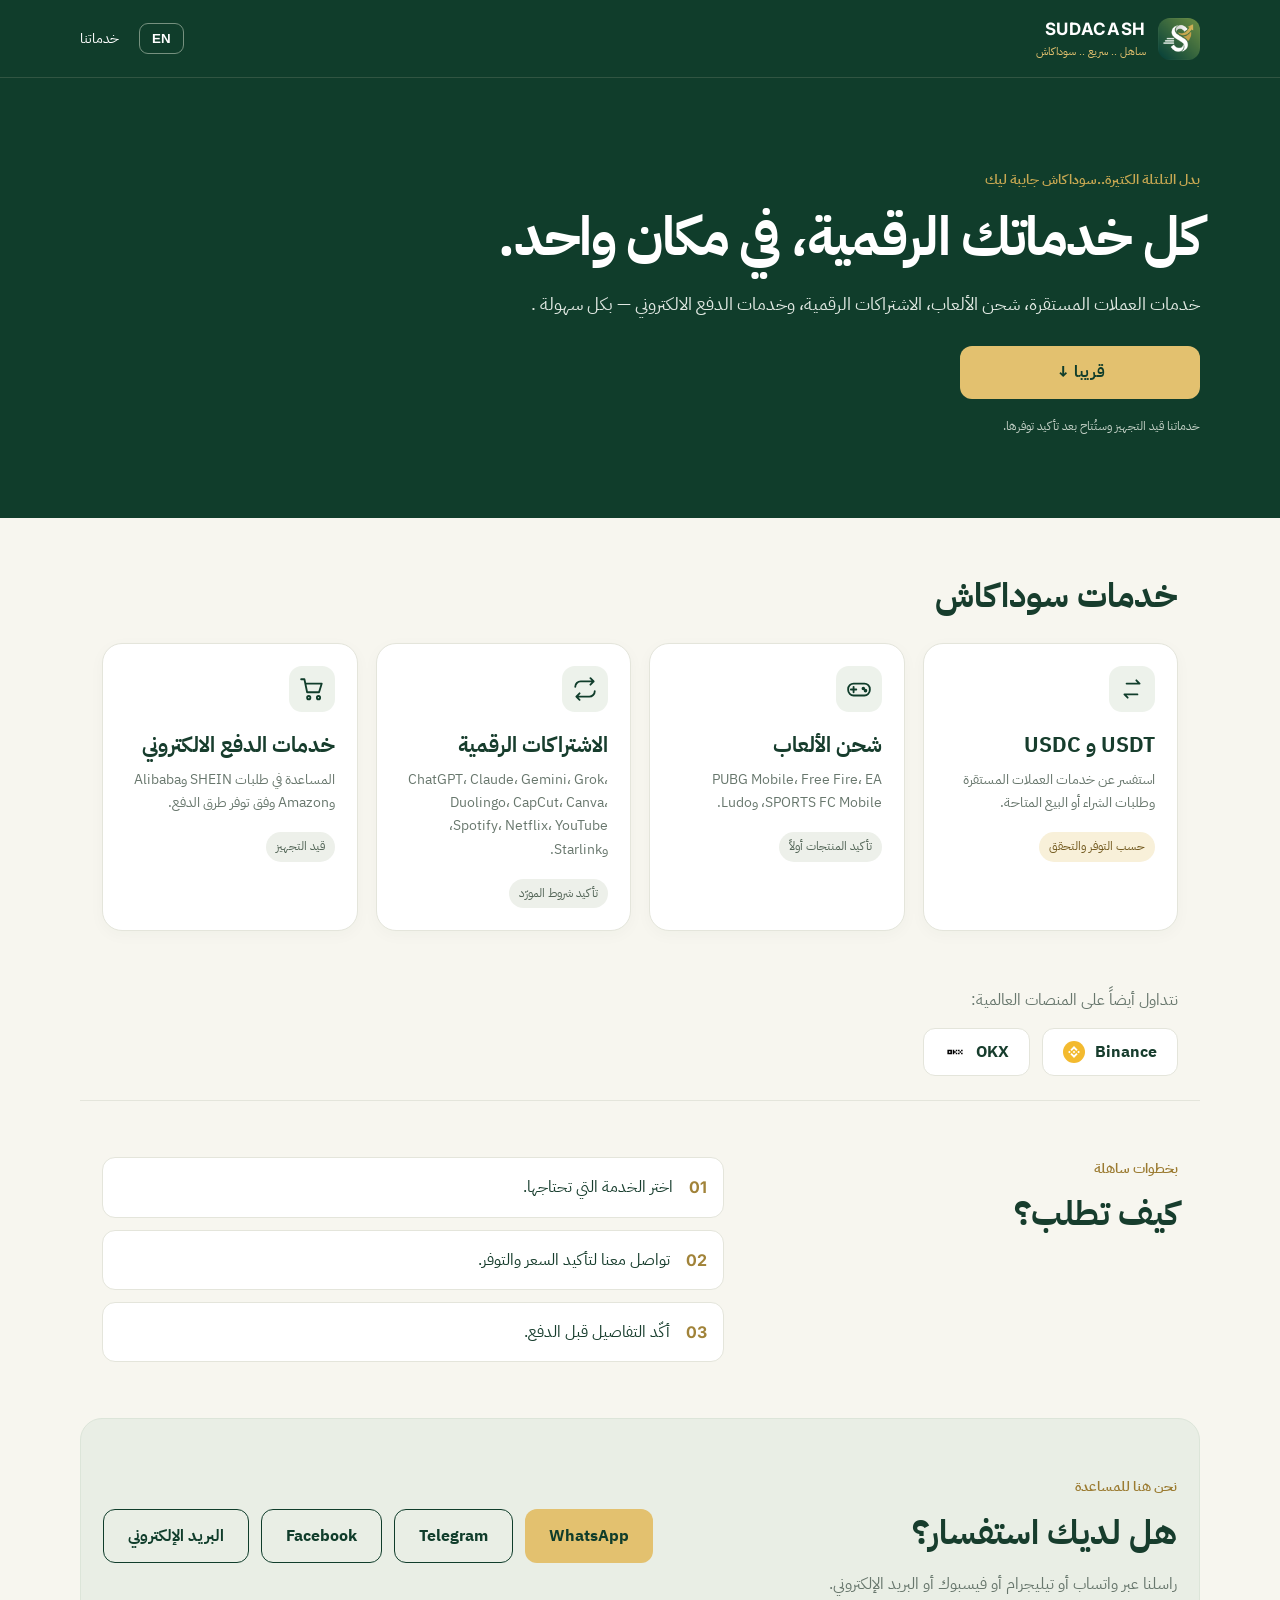
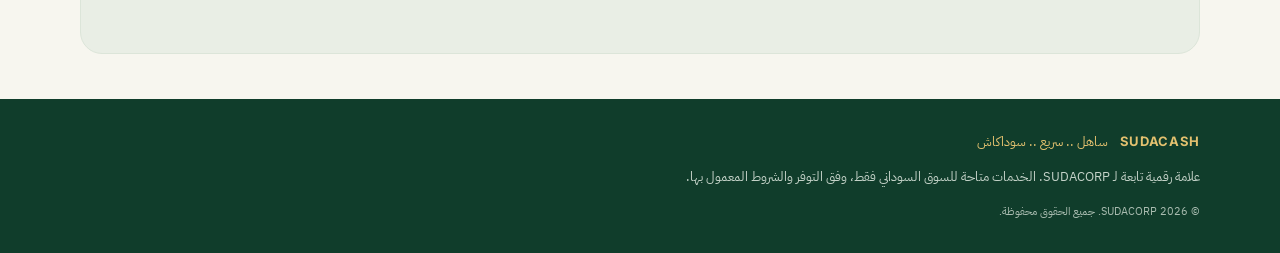
<file: index.html>
<!doctype html>
<html lang="ar" dir="rtl">
<head>
  <meta charset="utf-8">
  <meta name="viewport" content="width=device-width, initial-scale=1">
  <meta name="theme-color" content="#103d2b">
  <meta name="description" content="سوداكاش — خدمات رقمية في مكان واحد. شحن الألعاب، الاشتراكات، وخدمات الدفع الالكتروني USDT وUSDC.">
  <title>SUDACASH | ساهل .. سريع .. سوداكاش</title>
  <link rel="icon" href="/favicon.ico" sizes="48x48">
  <link rel="icon" type="image/png" href="/favicon-192.png" sizes="192x192">
  <link rel="apple-touch-icon" href="/favicon-192.png">
  <link rel="stylesheet" href="style.css">
  <style>
    /* Additions kept here so only index.html needs editing */
    .brand-logo{width:42px;height:42px;border-radius:12px;display:block}
    .service-icon svg{width:26px;height:26px;fill:none;stroke:currentColor;stroke-width:1.7;stroke-linecap:round;stroke-linejoin:round}
    .venues-block{padding-top:0;padding-bottom:24px}
    .venues-block p{margin:0 0 14px;color:var(--muted)}
    .venue-row{display:flex;flex-wrap:wrap;gap:12px}
    .venue{display:inline-flex;align-items:center;gap:10px;padding:10px 20px;background:var(--white);border:1px solid var(--line);border-radius:12px;font-weight:700;direction:ltr}
    .venue img{height:22px;width:auto}
    .contact-btns{display:flex;flex-wrap:wrap;gap:12px}
    .contact .contact-btns .button{margin-top:0;min-width:0}
    @media(max-width:600px){.contact-btns{flex-direction:column;margin-top:20px}}
  </style>
</head>
<body>
  <header class="site-header">
    <a class="brand" href="#" aria-label="SUDACASH home">
      <img class="brand-logo" src="logo.png" alt="SUDACASH logo" width="42" height="42">
      <span><strong>SUDACASH</strong><small data-ar="ساهل .. سريع .. سوداكاش" data-en="Easy. Fast. Sudacash.">ساهل .. سريع .. سوداكاش</small></span>
    </a>
    <div class="header-actions">
      <button id="language-toggle" class="language-toggle" type="button" aria-label="Switch language">EN</button>
      <a class="text-link" href="#services" data-ar="خدماتنا" data-en="Services">خدماتنا</a>
    </div>
  </header>

  <main>
    <section class="hero">
      <p class="eyebrow" data-ar="بدل التلتلة الكتيرة..سوداكاش جايبة ليك" data-en="Less hassle..">بدل التلتلة الكتيرة..سوداكاش جايبة ليك</p>
      <h1 data-ar="كل خدماتك الرقمية، في مكان واحد." data-en="All your digital world, made easier.">كل خدماتك الرقمية، في مكان واحد.</h1>
      <p class="hero-copy" data-ar="خدمات العملات المستقرة، شحن الألعاب، الاشتراكات الرقمية، وخدمات الدفع الالكتروني — بكل سهولة ." data-en="Stablecoin services, game top-ups, digital subscriptions, and shopping payments — in one place.">خدمات العملات المستقرة، شحن الألعاب، الاشتراكات الرقمية، وخدمات الدفع — بسهولة ووضوح.</p>
      <a class="button button-gold" href="#services" data-ar="قريبا ↓" data-en="Coming soon ↓">قريبا ↓</a>
      <p class="note" data-ar="خدماتنا قيد التجهيز وستُتاح بعد تأكيد توفرها." data-en="Our services are being prepared and will appear when availability is confirmed.">خدماتنا قيد التجهيز وستُتاح بعد تأكيد توفرها.</p>
    </section>

    <section class="services section-wrap" id="services">
      <div class="section-heading">
       <!-- <p class="eyebrow" data-ar="ماذا تحتاج اليوم؟" data-en="What do you need today?">ماذا تحتاج اليوم؟</p>-->
        <h2 data-ar="خدمات سوداكاش" data-en="SUDACASH service">خدمات سوداكاش</h2>
      </div>
      <div class="service-grid">
        <article class="service-card">
          <span class="service-icon"><svg viewBox="0 0 24 24" aria-hidden="true"><path d="M7 7h12l-3-3M17 17H5l3 3"/></svg></span>
          <h3 data-ar="USDT و USDC" data-en="USDT & USDC">USDT و USDC</h3>
          <p data-ar="استفسر عن خدمات العملات المستقرة وطلبات الشراء أو البيع المتاحة." data-en="Ask about available stablecoin services and buy or sell requests.">استفسر عن خدمات العملات المستقرة وطلبات الشراء أو البيع المتاحة.</p>
          <span class="status status-review" data-ar="حسب التوفر والتحقق" data-en="Subject to availability and checks">حسب التوفر والتحقق</span>
        </article>
        <article class="service-card">
          <span class="service-icon"><svg viewBox="0 0 24 24" aria-hidden="true"><rect x="2" y="7" width="20" height="11" rx="5"/><path d="M7 10v5M4.5 12.5h5"/><circle cx="16" cy="11.5" r=".8"/><circle cx="18" cy="13.5" r=".8"/></svg></span>
          <h3 data-ar="شحن الألعاب" data-en="Game top-ups">شحن الألعاب</h3>
          <p data-ar="PUBG Mobile، Free Fire، EA SPORTS FC Mobile، وLudo." data-en="PUBG Mobile, Free Fire, EA SPORTS FC Mobile, and Ludo.">PUBG Mobile، Free Fire، EA SPORTS FC Mobile، وLudo.</p>
          <span class="status status-soon" data-ar="تأكيد المنتجات أولاً" data-en="Products being verified">تأكيد المنتجات أولاً</span>
        </article>
        <article class="service-card">
          <span class="service-icon"><svg viewBox="0 0 24 24" aria-hidden="true"><path d="M17 2l3 3-3 3M20 5H8a5 5 0 0 0-5 5M7 22l-3-3 3-3M4 19h12a5 5 0 0 0 5-5"/></svg></span>
          <h3 data-ar="الاشتراكات الرقمية" data-en="Digital subscriptions">الاشتراكات الرقمية</h3>
          <p data-ar="ChatGPT، Claude، Gemini، Grok، Duolingo، CapCut، Canva، Spotify، Netflix، YouTube، وStarlink." data-en="ChatGPT, Claude, Gemini, Grok, Duolingo, CapCut, Canva, Spotify, Netflix, YouTube, and Starlink.">ChatGPT، Claude، Gemini، Grok، Duolingo، CapCut، Canva، Spotify، Netflix، YouTube، وStarlink.</p>
          <span class="status status-soon" data-ar="تأكيد شروط المورّد" data-en="Provider terms being checked">تأكيد شروط المورّد</span>
        </article>
        <article class="service-card">
          <span class="service-icon"><svg viewBox="0 0 24 24" aria-hidden="true"><circle cx="9" cy="20" r="1.5"/><circle cx="18" cy="20" r="1.5"/><path d="M2 3h3l2.5 12h11L21 7H6"/></svg></span>
          <h3 data-ar="خدمات الدفع الالكتروني" data-en="Shopping payments">خدمات الدفع الالكتروني</h3>
          <p data-ar="المساعدة في طلبات SHEIN وAlibaba وAmazon وفق توفر طرق الدفع." data-en="Help with SHEIN, Alibaba, and Amazon orders where payment routes are available.">المساعدة في طلبات SHEIN وAlibaba وAmazon وفق توفر طرق الدفع.</p>
          <span class="status status-soon" data-ar="قيد التجهيز" data-en="Coming soon">قيد التجهيز</span>
        </article>
      </div>
    </section>

    <section class="venues-block section-wrap">
      <p data-ar="نتداول أيضاً على المنصات العالمية:" data-en="We also buy and sell on:">نتداول أيضاً على المنصات العالمية:</p>
      <div class="venue-row">
        <!-- BINANCE LOGO: Binance is a registered trademark. Download the official logo from Binance's brand guidelines,
             save it as binance.svg next to index.html, then put this inside the span below, before the word Binance:-->
              
        <span class="venue"><img src="binance.svg" alt="" height="25">Binance</span>
        <!-- OKX LOGO: same steps. Save okx.svg next to index.html, then put this inside the span below, before the word OKX:-->
              
        <span class="venue"><img src="OKX.svg" alt="" height="25">OKX</span>
      </div>
    </section>

    <section class="how section-wrap">
      <div>
        <p class="eyebrow" data-ar="بخطوات ساهلة" data-en="Easy process">بخطوات بسيطة</p>
        <h2 data-ar="كيف تطلب؟" data-en="How does it work?">كيف تطلب؟</h2>
      </div>
      <div class="steps">
        <div class="step"><b>01</b><span data-ar="اختر الخدمة التي تحتاجها." data-en="Choose the service you need.">اختر الخدمة التي تحتاجها.</span></div>
        <div class="step"><b>02</b><span data-ar="تواصل معنا لتأكيد السعر والتوفر." data-en="Contact us to confirm price and availability.">تواصل معنا لتأكيد السعر والتوفر.</span></div>
        <div class="step"><b>03</b><span data-ar="أكّد التفاصيل قبل الدفع." data-en="Confirm the details before paying.">أكّد التفاصيل قبل الدفع.</span></div>
      </div>
    </section>

    <section class="contact section-wrap">
      <div>
        <p class="eyebrow" data-ar="نحن هنا للمساعدة" data-en="We're here to help">نحن هنا للمساعدة</p>
        <h2 data-ar="هل لديك استفسار؟" data-en="Have a question?">هل لديك استفسار؟</h2>
        <p data-ar="راسلنا عبر واتساب أو تيليجرام أو فيسبوك أو البريد الإلكتروني." data-en="Message us on WhatsApp, Telegram, Facebook, or by email.">راسلنا عبر واتساب أو تيليجرام أو فيسبوك أو البريد الإلكتروني.</p>
      </div>
      <div class="contact-btns">
        <!-- Contact us -->
        <a class="button button-gold" href="https://wa.me/249920263558" target="_blank" rel="noopener">WhatsApp</a>
        <a class="button button-outline" href="https://t.me/Suda_Cash" target="_blank" rel="noopener">Telegram</a>
        <a class="button button-outline" href="https://facebook.com/sudac2sh" target="_blank" rel="noopener">Facebook</a>
        <a class="button button-outline" href="mailto:info@sudacorp.com" data-ar="البريد الإلكتروني" data-en="Email">البريد الإلكتروني</a>
      </div>
    </section>
  </main>

  <footer class="footer">
    <div class="footer-brand"><strong>SUDACASH</strong><span data-ar="ساهل .. سريع .. سوداكاش" data-en="Easy. Fast. Sudacash.">ساهل .. سريع .. سوداكاش</span></div>
    <p data-ar="علامة رقمية تابعة لـ SUDACORP. الخدمات متاحة للسوق السوداني فقط، وفق التوفر والشروط المعمول بها." data-en="A digital brand of SUDACORP. Services are intended for Sudan only, subject to availability and applicable terms.">علامة رقمية تابعة لـ SUDACORP. الخدمات متاحة للسوق السوداني فقط، وفق التوفر والشروط المعمول بها.</p>
    <small>© <span id="year"></span> SUDACORP. <span data-ar="جميع الحقوق محفوظة." data-en="All rights reserved.">جميع الحقوق محفوظة.</span></small>
  </footer>
  <script src="script.js"></script>
</body>
</html>
</file>
<file: style.css>
@import url('https://fonts.googleapis.com/css2?family=IBM+Plex+Sans+Arabic:wght@400;500;600;700&family=Inter:wght@400;500;600;700&display=swap');
:root{--green:#103d2b;--green2:#174b36;--gold:#e3c16f;--cream:#f7f6ef;--ink:#173d2d;--muted:#68776d;--line:#e4e5db;--white:#fff}
*{box-sizing:border-box}html{scroll-behavior:smooth}body{margin:0;background:var(--cream);color:var(--ink);font-family:"IBM Plex Sans Arabic",Inter,Arial,sans-serif;line-height:1.65}a{color:inherit;text-decoration:none}.site-header{height:78px;padding:0 max(22px,calc((100% - 1120px)/2));display:flex;align-items:center;justify-content:space-between;gap:16px;background:var(--green);color:white;border-bottom:1px solid #315542}.brand{display:flex;align-items:center;gap:12px}.brand-mark{width:42px;height:42px;display:grid;place-items:center;border-radius:12px;background:var(--gold);color:var(--green);font-size:23px;font-weight:800}.brand strong{display:block;letter-spacing:.04em;font-family:Inter,Arial,sans-serif;font-size:17px}.brand small{display:block;color:var(--gold);font-size:11px}.header-actions{display:flex;align-items:center;gap:20px}.language-toggle{border:1px solid #76917f;background:transparent;color:white;padding:7px 12px;border-radius:9px;font-weight:700;cursor:pointer}.text-link{font-size:14px}.hero{background:var(--green);color:white;padding:76px max(22px,calc((100% - 1120px)/2)) 66px;min-height:405px}.eyebrow{margin:0 0 12px;color:#c8a852;font-weight:600;font-size:14px}.hero h1{font-size:clamp(32px,5vw,54px);line-height:1.25;max-width:780px;margin:0 0 18px;letter-spacing:-.03em}.hero-copy{max-width:720px;font-size:18px;color:#e0e8e2;margin:0 0 28px}.button{display:inline-flex;align-items:center;justify-content:center;min-height:50px;padding:13px 24px;border-radius:12px;font-weight:700;transition:transform .15s ease}.button:hover{transform:translateY(-2px)}.button-gold{background:var(--gold);color:var(--green);min-width:240px}.note{font-size:12px;color:#c3d0c6;margin:18px 0 0}.section-wrap{max-width:1120px;margin:auto;padding:56px 22px}.section-heading{margin-bottom:24px}.section-heading h2,.how h2,.contact h2{font-size:clamp(25px,3vw,34px);margin:0;line-height:1.3}.section-heading .eyebrow,.how .eyebrow,.contact .eyebrow{color:#9b7b31}.service-grid{display:grid;grid-template-columns:repeat(2,minmax(0,1fr));gap:18px}.service-card{background:var(--white);border:1px solid var(--line);border-radius:20px;padding:25px;min-height:220px;box-shadow:0 4px 16px #193b2b08}.service-icon{width:46px;height:46px;display:grid;place-items:center;border-radius:13px;background:#edf2eb;color:var(--green);font-size:25px;font-weight:700}.service-card h3{margin:16px 0 6px;font-size:21px}.service-card p{color:var(--muted);font-size:14px;margin:0 0 18px;overflow-wrap:anywhere}.status{display:inline-block;font-size:12px;padding:5px 10px;border-radius:99px}.status-review{background:#f8f0d9;color:#72591e}.status-soon{background:#edf0ea;color:#526456}.how{border-top:1px solid var(--line);display:grid;grid-template-columns:.8fr 1.2fr;gap:40px}.steps{display:grid;gap:12px}.step{display:flex;align-items:center;gap:16px;padding:16px;background:white;border:1px solid var(--line);border-radius:13px}.step b{color:#a18339;font-family:Inter,Arial,sans-serif}.contact{margin-bottom:45px;background:#e9eee5;border:1px solid #dce5d9;border-radius:22px;display:flex;align-items:center;justify-content:space-between;gap:24px}.contact p:not(.eyebrow){color:var(--muted);margin-bottom:0}.button-outline{border:1px solid var(--green);color:var(--green);white-space:nowrap}.footer{background:var(--green);color:#dce6de;padding:32px max(22px,calc((100% - 1120px)/2));font-size:13px}.footer-brand{display:flex;gap:12px;align-items:center;color:var(--gold)}.footer-brand strong{font-family:Inter,Arial,sans-serif;letter-spacing:.05em}.footer p{max-width:760px;color:#c4d2c8}.footer small{color:#a9bcb0}html[dir="ltr"] body{font-family:Inter,"IBM Plex Sans Arabic",Arial,sans-serif}html[dir="ltr"] .brand small{font-family:"IBM Plex Sans Arabic",sans-serif}@media(min-width:760px){.service-grid{grid-template-columns:repeat(4,minmax(0,1fr))}.service-card{padding:22px;min-height:270px}.hero{padding-top:90px;padding-bottom:82px}}@media(max-width:600px){.site-header{height:70px}.header-actions{gap:12px}.text-link{display:none}.hero{padding-top:55px;padding-bottom:48px;min-height:0}.hero-copy{font-size:16px}.button-gold{width:100%}.section-wrap{padding-top:42px;padding-bottom:42px}.service-grid{gap:11px}.service-card{padding:16px;border-radius:16px;min-height:240px}.service-card h3{font-size:17px}.service-card p{font-size:13px}.service-icon{width:40px;height:40px}.how{grid-template-columns:1fr;gap:20px}.contact{display:block}.contact .button{margin-top:20px;width:100%}}
</file>
